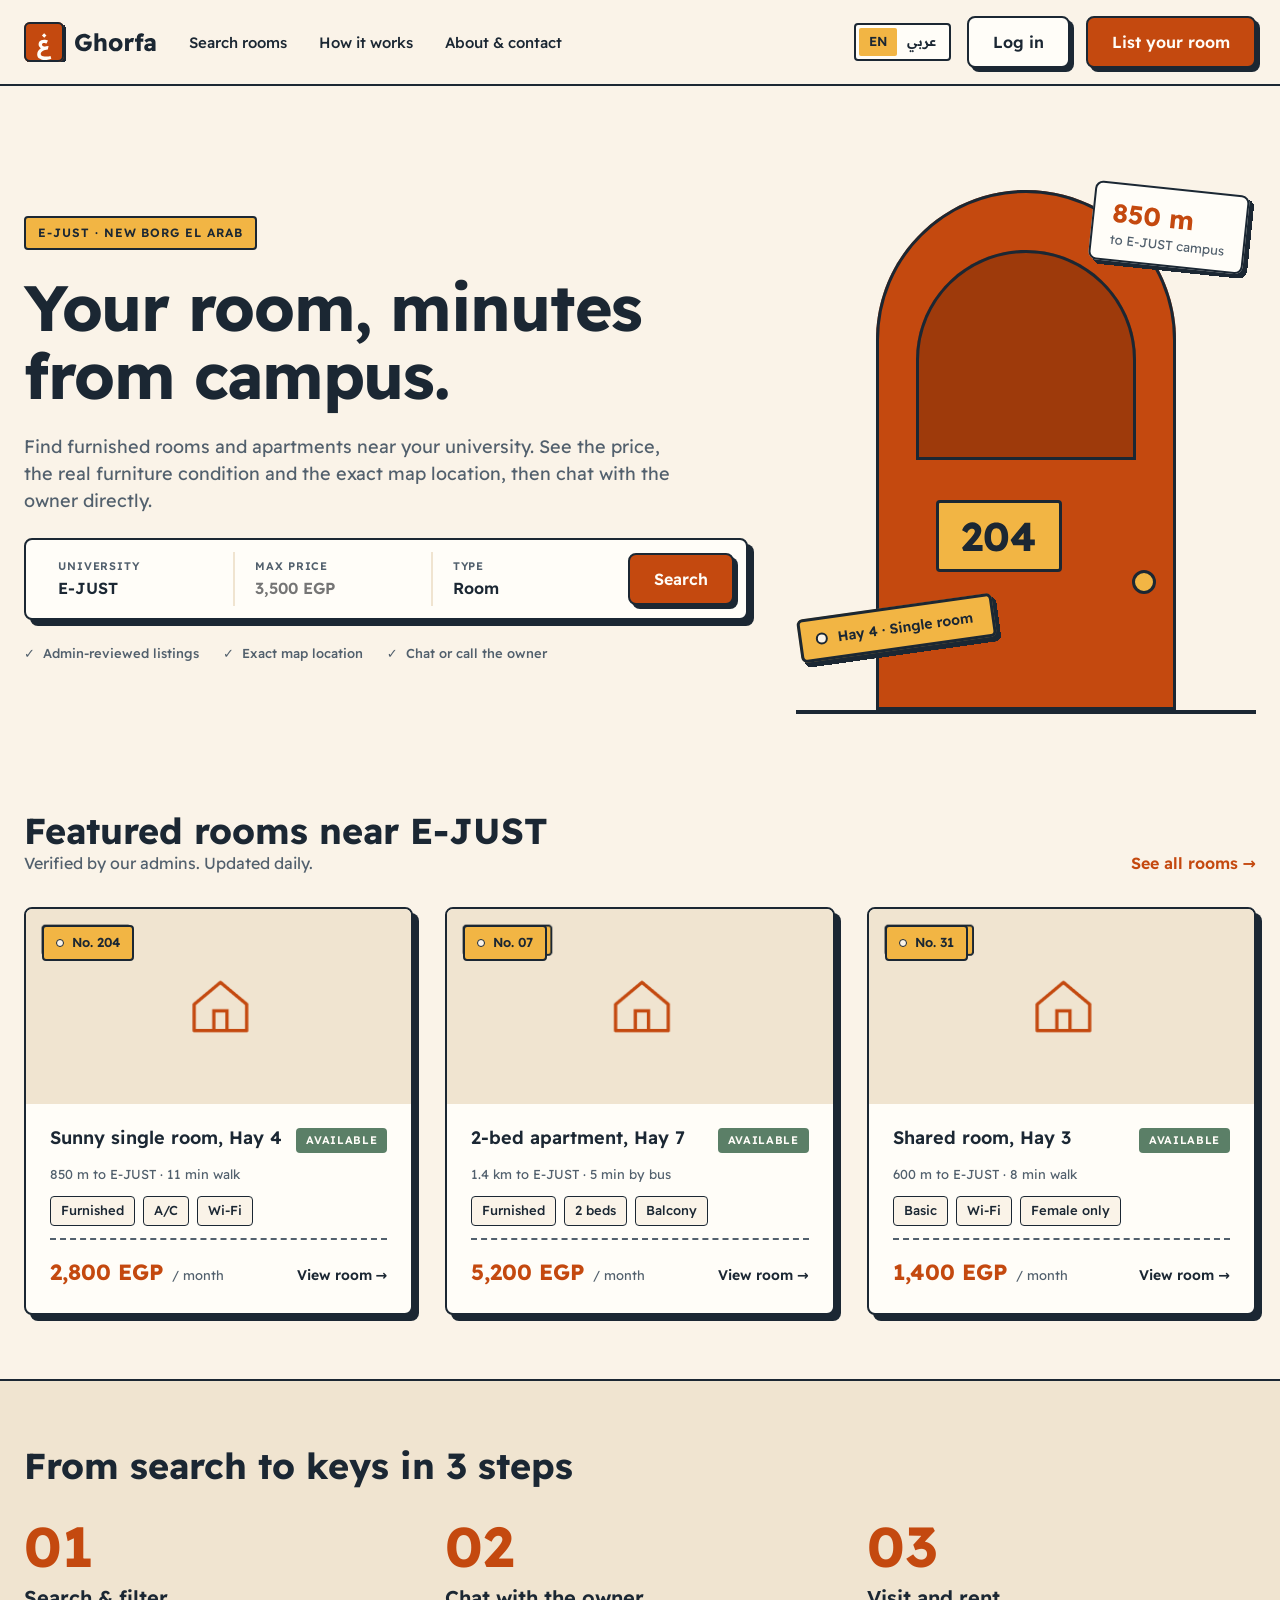
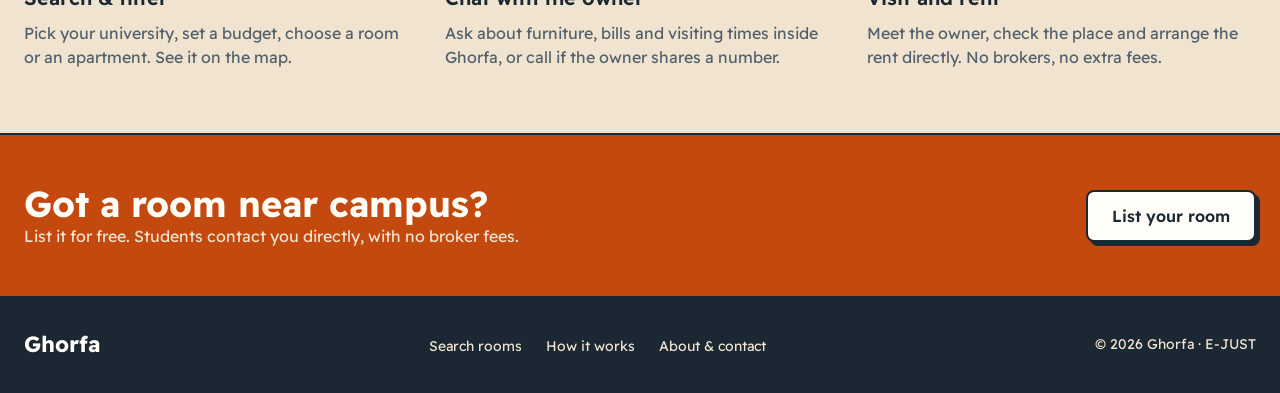
<file: index.html>
<!DOCTYPE html>
<html lang="en">

<head>
    <meta charset="UTF-8">
    <meta name="viewport" content="width=device-width, initial-scale=1.0">
    <meta name="description" content="Find furnished rooms and apartments near your university with Ghorfa.">
    <meta name="author" content="Anas I. Hashem">
    <title>Ghorfa | Student accommodation near your university</title>
    <link rel="preconnect" href="https://fonts.googleapis.com">
    <link rel="preconnect" href="https://fonts.gstatic.com" crossorigin>
    <link href="https://fonts.googleapis.com/css2?family=Readex+Pro:wght@400;500;600;700&display=swap" rel="stylesheet">
    <link rel="stylesheet" href="css/base.css">
    <link rel="stylesheet" href="css/components.css">
    <link rel="stylesheet" href="css/home.css">
</head>

<body>

    <header class="site-header">
        <div class="container site-header__inner">
            <a class="logo" href="index.html"><img src="imgs/logo.svg" alt="Ghorfa home" width="120" height="40"></a>
            <button class="menu-toggle" type="button" aria-label="Menu" aria-expanded="false" aria-controls="site-menu">
                <span></span><span></span><span></span>
            </button>
            <div class="site-menu" id="site-menu">
                <nav aria-label="Main">
                    <ul class="nav">
                        <li><a href="pages/search.html">Search rooms</a></li>
                        <li><a href="#how-it-works">How it works</a></li>
                        <li><a href="pages/about.html">About &amp; contact</a></li>
                    </ul>
                </nav>
                <div class="header-actions">
                    <button class="lang-switch" type="button" aria-label="Switch language">
                        <span class="is-active">EN</span><span lang="ar">عربي</span>
                    </button>
                    <a class="btn" href="pages/login.html">Log in</a>
                    <a class="btn btn--primary" href="pages/login.html#register">List your room</a>
                </div>
            </div>
        </div>
    </header>

    <main>
        <section class="hero">
            <div class="container hero__inner">
                <div class="hero__content">
                    <span class="eyebrow">E-JUST · New Borg El Arab</span>
                    <h1>Your room, minutes from campus.</h1>
                    <p class="hero__lead">
                        Find furnished rooms and apartments near your university. See the price, the real furniture
                        condition and the exact map location, then chat with the owner directly.
                    </p>

                    <form class="search-bar" action="pages/search.html" method="get">
                        <div class="search-bar__field">
                            <label for="university">University</label>
                            <select id="university" name="university">
                                <option value="e-just">E-JUST</option>
                                <option value="anu">Alexandria National University</option>
                                <option value="pharos">Pharos University</option>
                            </select>
                        </div>
                        <div class="search-bar__field">
                            <label for="max-price">Max price</label>
                            <input id="max-price" name="max-price" type="number" min="0" step="100" placeholder="3,500 EGP">
                        </div>
                        <div class="search-bar__field">
                            <label for="type">Type</label>
                            <select id="type" name="type">
                                <option value="room">Room</option>
                                <option value="apartment">Apartment</option>
                            </select>
                        </div>
                        <button class="btn btn--primary" type="submit">Search</button>
                    </form>

                    <ul class="trust">
                        <li>Admin-reviewed listings</li>
                        <li>Exact map location</li>
                        <li>Chat or call the owner</li>
                    </ul>
                </div>

                <div class="hero__art">
                    <img src="imgs/illustration.svg" alt="" width="460" height="580">
                </div>
            </div>
        </section>

        <section class="featured" aria-labelledby="featured-title">
            <div class="container">
                <div class="section-head">
                    <div>
                        <h2 id="featured-title">Featured rooms near E-JUST</h2>
                        <p>Verified by our admins. Updated daily.</p>
                    </div>
                    <a class="text-link" href="pages/search.html">See all rooms →</a>
                </div>

                <div class="rooms-grid">
                    <article class="room-card">
                        <div class="room-card__media">
                            <img src="imgs/room.png" alt="Single room with a bed and a desk" width="400" height="200" loading="lazy">
                            <span class="room-tag">No. 204</span>
                        </div>
                        <div class="room-card__body">
                            <div class="room-card__head">
                                <h3 class="room-card__title">Sunny single room, Hay 4</h3>
                                <span class="badge">Available</span>
                            </div>
                            <p class="room-card__meta">850 m to E-JUST · 11 min walk</p>
                            <ul class="chips">
                                <li class="chip">Furnished</li>
                                <li class="chip">A/C</li>
                                <li class="chip">Wi-Fi</li>
                            </ul>
                            <div class="room-card__footer">
                                <p class="price">2,800 EGP <small>/ month</small></p>
                                <a class="room-card__link" href="pages/room.html">View room →</a>
                            </div>
                        </div>
                    </article>

                    <article class="room-card">
                        <div class="room-card__media">
                            <img src="imgs/room.png" alt="Two-bedroom apartment living area" width="400" height="200" loading="lazy">
                            <span class="room-tag">No. 07</span>
                        </div>
                        <div class="room-card__body">
                            <div class="room-card__head">
                                <h3 class="room-card__title">2-bed apartment, Hay 7</h3>
                                <span class="badge">Available</span>
                            </div>
                            <p class="room-card__meta">1.4 km to E-JUST · 5 min by bus</p>
                            <ul class="chips">
                                <li class="chip">Furnished</li>
                                <li class="chip">2 beds</li>
                                <li class="chip">Balcony</li>
                            </ul>
                            <div class="room-card__footer">
                                <p class="price">5,200 EGP <small>/ month</small></p>
                                <a class="room-card__link" href="pages/room.html">View room →</a>
                            </div>
                        </div>
                    </article>

                    <article class="room-card">
                        <div class="room-card__media">
                            <img src="imgs/room.png" alt="Shared room with two beds" width="400" height="200" loading="lazy">
                            <span class="room-tag">No. 31</span>
                        </div>
                        <div class="room-card__body">
                            <div class="room-card__head">
                                <h3 class="room-card__title">Shared room, Hay 3</h3>
                                <span class="badge">Available</span>
                            </div>
                            <p class="room-card__meta">600 m to E-JUST · 8 min walk</p>
                            <ul class="chips">
                                <li class="chip">Basic</li>
                                <li class="chip">Wi-Fi</li>
                                <li class="chip">Female only</li>
                            </ul>
                            <div class="room-card__footer">
                                <p class="price">1,400 EGP <small>/ month</small></p>
                                <a class="room-card__link" href="pages/room.html">View room →</a>
                            </div>
                        </div>
                    </article>
                </div>
            </div>
        </section>

        <section class="how" id="how-it-works" aria-labelledby="how-title">
            <div class="container">
                <h2 id="how-title">From search to keys in 3 steps</h2>
                <ol class="steps">
                    <li class="step">
                        <h3>Search &amp; filter</h3>
                        <p>Pick your university, set a budget, choose a room or an apartment. See it on the map.</p>
                    </li>
                    <li class="step">
                        <h3>Chat with the owner</h3>
                        <p>Ask about furniture, bills and visiting times inside Ghorfa, or call if the owner shares a number.</p>
                    </li>
                    <li class="step">
                        <h3>Visit and rent</h3>
                        <p>Meet the owner, check the place and arrange the rent directly. No brokers, no extra fees.</p>
                    </li>
                </ol>
            </div>
        </section>

        <section class="cta">
            <div class="container cta__inner">
                <div>
                    <h2>Got a room near campus?</h2>
                    <p>List it for free. Students contact you directly, with no broker fees.</p>
                </div>
                <a class="btn" href="pages/login.html#register">List your room</a>
            </div>
        </section>
    </main>

    <footer class="site-footer">
        <div class="container site-footer__inner">
            <a class="site-footer__logo" href="index.html">Ghorfa</a>
            <nav aria-label="Footer">
                <ul>
                    <li><a href="pages/search.html">Search rooms</a></li>
                    <li><a href="#how-it-works">How it works</a></li>
                    <li><a href="pages/about.html">About &amp; contact</a></li>
                </ul>
            </nav>
            <p>&copy; 2026 Ghorfa · E-JUST</p>
        </div>
    </footer>

</body>

</html>
</file>
<file: css/base.css>
:root {
    --clay: #C4490F;
    --clay-dark: #9E3A0B;
    --ink: #1B2733;
    --ink-soft: #52606D;
    --sand: #FAF3E8;
    --sand-deep: #F0E4D0;
    --paper: #FFFDF8;
    --sun: #F2B544;
    --sage: #5B7F67;
    --brick: #9B2C2C;

    --font: "Readex Pro", system-ui, sans-serif;
    --fs-small: 0.8125rem;
    --fs-lead: 1.125rem;
    --fs-h3: 1.25rem;
    --fs-h2: clamp(1.5rem, 3vw, 2.25rem);
    --fs-h1: clamp(2.25rem, 6vw, 4rem);

    --space-1: 0.25rem;
    --space-2: 0.5rem;
    --space-3: 0.75rem;
    --space-4: 1rem;
    --space-6: 1.5rem;
    --space-8: 2rem;
    --space-12: 3rem;
    --space-16: 4rem;

    --border: 2px solid var(--ink);
    --radius: 8px;
    --radius-sm: 4px;
    --shadow: 4px 4px 0 var(--ink);
    --shadow-lg: 6px 6px 0 var(--ink);

    --container: 1312px;
}

*,
*::before,
*::after {
    box-sizing: border-box;
}

* {
    margin: 0;
    padding: 0;
}

body {
    font-family: var(--font);
    font-size: 1rem;
    line-height: 1.5;
    color: var(--ink);
    background: var(--sand);
}

img,
iframe {
    display: block;
    max-width: 100%;
}

ul,
ol {
    list-style: none;
}

a {
    color: inherit;
    text-decoration: none;
}

button,
input,
select,
textarea {
    font: inherit;
    color: inherit;
}

:focus-visible {
    outline: 3px solid var(--clay);
    outline-offset: 2px;
}

h1,
h2,
h3 {
    line-height: 1.15;
    font-weight: 700;
}

h1 { font-size: var(--fs-h1); letter-spacing: -0.02em; }
h2 { font-size: var(--fs-h2); }
h3 { font-size: var(--fs-h3); font-weight: 600; }

.container {
    width: min(100% - 3rem, var(--container));
    margin-inline: auto;
}

.visually-hidden {
    position: absolute;
    width: 1px;
    height: 1px;
    overflow: hidden;
    clip: rect(0 0 0 0);
    white-space: nowrap;
}

@media (prefers-reduced-motion: reduce) {
    * { transition: none !important; }
}
</file>
<file: css/components.css>
/* ==========================================================
   components.css — shared pieces used on every page
   ========================================================== */

/* ---------- buttons ---------- */
.btn {
    display: inline-flex;
    align-items: center;
    justify-content: center;
    gap: var(--space-2);
    padding: 0.75rem 1.5rem;
    font-weight: 600;
    background: var(--paper);
    border: var(--border);
    border-radius: var(--radius);
    box-shadow: var(--shadow);
    cursor: pointer;
    transition: transform 0.12s, box-shadow 0.12s;
}
.btn:hover { transform: translate(2px, 2px); box-shadow: 2px 2px 0 var(--ink); }
.btn:active { transform: translate(4px, 4px); box-shadow: none; }
.btn--primary { background: var(--clay); color: var(--paper); }
.btn--primary:hover { background: var(--clay-dark); }
.btn--block { width: 100%; }
.btn--sm { padding: 0.5rem 1rem; font-size: var(--fs-small); }

/* ---------- badge + chip + tag ---------- */
.badge {
    display: inline-block;
    padding: 0.25rem 0.625rem;
    font-size: 0.6875rem;
    font-weight: 600;
    letter-spacing: 0.06em;
    text-transform: uppercase;
    color: var(--paper);
    background: var(--sage);
    border-radius: var(--radius-sm);
}
.badge--rented { background: var(--brick); }
.badge--warn { background: var(--sun); color: var(--ink); }

.chips { display: flex; flex-wrap: wrap; gap: var(--space-2); }
.chip {
    padding: 0.25rem 0.625rem;
    font-size: var(--fs-small);
    font-weight: 500;
    background: var(--sand);
    border: 1.5px solid var(--ink);
    border-radius: var(--radius-sm);
}

.room-tag {
    display: inline-flex;
    align-items: center;
    gap: var(--space-2);
    padding: 0.375rem 0.75rem;
    font-size: var(--fs-small);
    font-weight: 600;
    background: var(--sun);
    border: var(--border);
    border-radius: var(--radius-sm);
}
.room-tag::before {          /* the hole in the door plate */
    content: "";
    width: 8px;
    height: 8px;
    background: var(--sand);
    border: 1.5px solid var(--ink);
    border-radius: 50%;
}

.eyebrow {
    display: inline-block;
    padding: 0.375rem 0.75rem;
    font-size: 0.75rem;
    font-weight: 600;
    letter-spacing: 0.08em;
    text-transform: uppercase;
    background: var(--sun);
    border: var(--border);
    border-radius: var(--radius-sm);
}

/* ---------- panel ---------- */
.panel {
    padding: var(--space-6);
    background: var(--paper);
    border: var(--border);
    border-radius: var(--radius);
    box-shadow: var(--shadow-lg);
}

/* ---------- header ---------- */
.site-header { background: var(--sand); border-bottom: var(--border); }
.site-header__inner {
    display: flex;
    align-items: center;
    gap: var(--space-8);
    padding-block: var(--space-4);
}
.logo img { height: 40px; width: auto; }

.site-menu {
    display: flex;
    flex: 1;
    align-items: center;
    justify-content: space-between;
    gap: var(--space-6);
}
.nav { display: flex; gap: var(--space-8); }
.nav a { font-size: 0.9375rem; font-weight: 500; }
.nav a:hover,
.nav a[aria-current="page"] { color: var(--clay); }

.header-actions { display: flex; align-items: center; gap: var(--space-4); }

.lang-switch {
    display: flex;
    padding: 3px;
    font-size: var(--fs-small);
    font-weight: 600;
    background: var(--paper);
    border: var(--border);
    border-radius: var(--radius-sm);
    cursor: pointer;
}
.lang-switch span { padding: 0.25rem 0.625rem; border-radius: 2px; }
.lang-switch .is-active { background: var(--sun); }

.menu-toggle {
    display: none;
    margin-inline-start: auto;
    padding: var(--space-2);
    background: none;
    border: 0;
    cursor: pointer;
}
.menu-toggle span {
    display: block;
    width: 24px;
    height: 3px;
    margin-block: 5px;
    background: var(--ink);
    border-radius: 2px;
}

/* ---------- footer ---------- */
.site-footer { padding-block: var(--space-8); color: var(--paper); background: var(--ink); }
.site-footer__inner {
    display: flex;
    flex-wrap: wrap;
    align-items: center;
    justify-content: space-between;
    gap: var(--space-4) var(--space-8);
}
.site-footer__logo { font-size: 1.375rem; font-weight: 700; }
.site-footer nav ul { display: flex; flex-wrap: wrap; gap: var(--space-6); }
.site-footer nav a,
.site-footer p { font-size: 0.875rem; color: var(--sand-deep); }
.site-footer nav a:hover { color: var(--sun); }

/* ---------- section head + link ---------- */
.section-head {
    display: flex;
    flex-wrap: wrap;
    align-items: flex-end;
    justify-content: space-between;
    gap: var(--space-4);
    margin-bottom: var(--space-8);
}
.section-head p { color: var(--ink-soft); }
.text-link { font-weight: 600; color: var(--clay); }
.text-link:hover { text-decoration: underline; text-underline-offset: 4px; }

/* ---------- room card (landing, search, saved rooms) ---------- */
.rooms-grid {
    display: grid;
    grid-template-columns: repeat(auto-fill, minmax(min(100%, 300px), 1fr));
    gap: var(--space-8);
}
.room-card {
    position: relative;
    display: flex;
    flex-direction: column;
    overflow: hidden;
    background: var(--paper);
    border: var(--border);
    border-radius: var(--radius);
    box-shadow: var(--shadow-lg);
    transition: transform 0.12s, box-shadow 0.12s;
}
.room-card:hover { transform: translate(-2px, -2px); box-shadow: 8px 8px 0 var(--ink); }
.room-card__media { position: relative; aspect-ratio: 2 / 1; background: var(--sand-deep); }
.room-card__media img { width: 100%; height: 100%; object-fit: cover; }
.room-card__media .room-tag { position: absolute; top: var(--space-4); inset-inline-start: var(--space-4); }
.room-card__body { display: flex; flex: 1; flex-direction: column; gap: var(--space-3); padding: var(--space-6); }
.room-card__head { display: flex; align-items: flex-start; justify-content: space-between; gap: var(--space-3); }
.room-card__title { font-size: 1.125rem; }
.room-card__meta { font-size: var(--fs-small); color: var(--ink-soft); }
.room-card__footer {
    display: flex;
    align-items: baseline;
    justify-content: space-between;
    margin-top: auto;
    padding-top: var(--space-4);
    border-top: 2px dashed var(--ink-soft);
}
.room-card__link { font-size: 0.875rem; font-weight: 600; }
.room-card__link::after { content: ""; position: absolute; inset: 0; }  /* whole card clickable */

.price { display: flex; align-items: baseline; gap: var(--space-2); font-size: 1.375rem; font-weight: 700; color: var(--clay); }
.price small { font-size: var(--fs-small); font-weight: 400; color: var(--ink-soft); }

/* ---------- forms ---------- */
.field { display: grid; gap: var(--space-2); }
.field label,
.field legend { font-size: var(--fs-small); font-weight: 600; }
.input {
    width: 100%;
    padding: 0.75rem 0.875rem;
    background: var(--sand);
    border: var(--border);
    border-radius: 6px;
}
.input::placeholder { color: var(--ink-soft); }
select.input {
    appearance: none;
    padding-inline-end: 2.25rem;
    background-image: url("data:image/svg+xml,%3Csvg xmlns='http://www.w3.org/2000/svg' width='12' height='8' viewBox='0 0 12 8'%3E%3Cpath d='M1 1l5 5 5-5' fill='none' stroke='%231B2733' stroke-width='2'/%3E%3C/svg%3E");
    background-repeat: no-repeat;
    background-position: right 0.875rem center;
}

.check { display: flex; align-items: center; gap: 0.625rem; font-weight: 500; cursor: pointer; }
.check input {
    display: grid;
    flex: none;
    place-content: center;
    width: 20px;
    height: 20px;
    appearance: none;
    background: var(--paper);
    border: var(--border);
    border-radius: var(--radius-sm);
}
.check input:checked { background: var(--clay); }
.check input::after { content: "✓"; font-size: 0.75rem; font-weight: 700; color: var(--paper); transform: scale(0); }
.check input:checked::after { transform: scale(1); }

/* ---------- mobile header ---------- */
@media (max-width: 900px) {
    .site-header__inner { flex-wrap: wrap; gap: var(--space-4); }
    .menu-toggle { display: block; }
    .site-menu { display: none; width: 100%; flex: none; flex-direction: column; align-items: flex-start; }
    .site-menu.is-open { display: flex; }
    .nav { flex-direction: column; gap: var(--space-4); }
    .header-actions { flex-wrap: wrap; }
}
</file>
<file: css/home.css>
/* ==========================================================
   home.css — landing page only
   ========================================================== */

/* ---------- hero ---------- */
.hero { padding-block: var(--space-16) var(--space-12); }

.hero__inner {
    display: grid;
    grid-template-columns: 1fr minmax(0, 460px);
    align-items: center;
    gap: var(--space-12);
}

.hero__content { display: grid; justify-items: start; gap: var(--space-6); }
.hero__content h1 { line-height: 1.05; }
.hero__lead { max-width: 36em; font-size: var(--fs-lead); color: var(--ink-soft); }

.search-bar {
    display: flex;
    align-items: center;
    width: 100%;
    padding: var(--space-3);
    background: var(--paper);
    border: var(--border);
    border-radius: var(--radius);
    box-shadow: var(--shadow-lg);
}
.search-bar__field { display: grid; flex: 1; gap: 2px; min-width: 0; padding: 0.375rem 1.25rem; }
.search-bar__field + .search-bar__field { border-inline-start: 2px solid var(--sand-deep); }
.search-bar label {
    font-size: 0.6875rem;
    font-weight: 600;
    letter-spacing: 0.08em;
    text-transform: uppercase;
    color: var(--ink-soft);
}
.search-bar select,
.search-bar input {
    width: 100%;
    padding: 0;
    font-weight: 600;
    background: transparent;
    border: 0;
}
.search-bar select { appearance: none; cursor: pointer; }
.search-bar input[type="number"] { appearance: textfield; }

.trust { display: flex; flex-wrap: wrap; gap: var(--space-2) var(--space-6); font-size: var(--fs-small); font-weight: 500; color: var(--ink-soft); }
.trust li::before { content: "✓"; margin-inline-end: 0.5rem; }

.hero__art img { width: 100%; height: auto; }

/* ---------- featured ---------- */
.featured { padding-block: var(--space-8) var(--space-16); }

/* ---------- how it works ---------- */
.how {
    padding-block: var(--space-16);
    background: var(--sand-deep);
    border-block: var(--border);
}
.steps {
    display: grid;
    grid-template-columns: repeat(auto-fit, minmax(240px, 1fr));
    gap: var(--space-8);
    margin-top: var(--space-8);
    counter-reset: step;
}
.step { display: grid; align-content: start; gap: var(--space-3); }
.step::before {
    counter-increment: step;
    content: "0" counter(step);
    font-size: 3.5rem;
    font-weight: 700;
    line-height: 1;
    color: var(--clay);
}
.step p { color: var(--ink-soft); }

/* ---------- owner call to action ---------- */
.cta { padding-block: var(--space-12); color: var(--paper); background: var(--clay); }
.cta__inner { display: flex; flex-wrap: wrap; align-items: center; justify-content: space-between; gap: var(--space-6); }
.cta p { color: var(--sand-deep); }
.cta .btn { color: var(--ink); }

/* ---------- responsive ---------- */
@media (max-width: 900px) {
    .hero { padding-block: var(--space-8); }
    .hero__inner { grid-template-columns: 1fr; }
    .hero__art { display: none; }
}

@media (max-width: 700px) {
    .search-bar { flex-direction: column; align-items: stretch; gap: var(--space-2); }
    .search-bar__field { padding: var(--space-3) var(--space-2); }
    .search-bar__field + .search-bar__field { border-inline-start: 0; border-top: 2px solid var(--sand-deep); }
}
</file>
